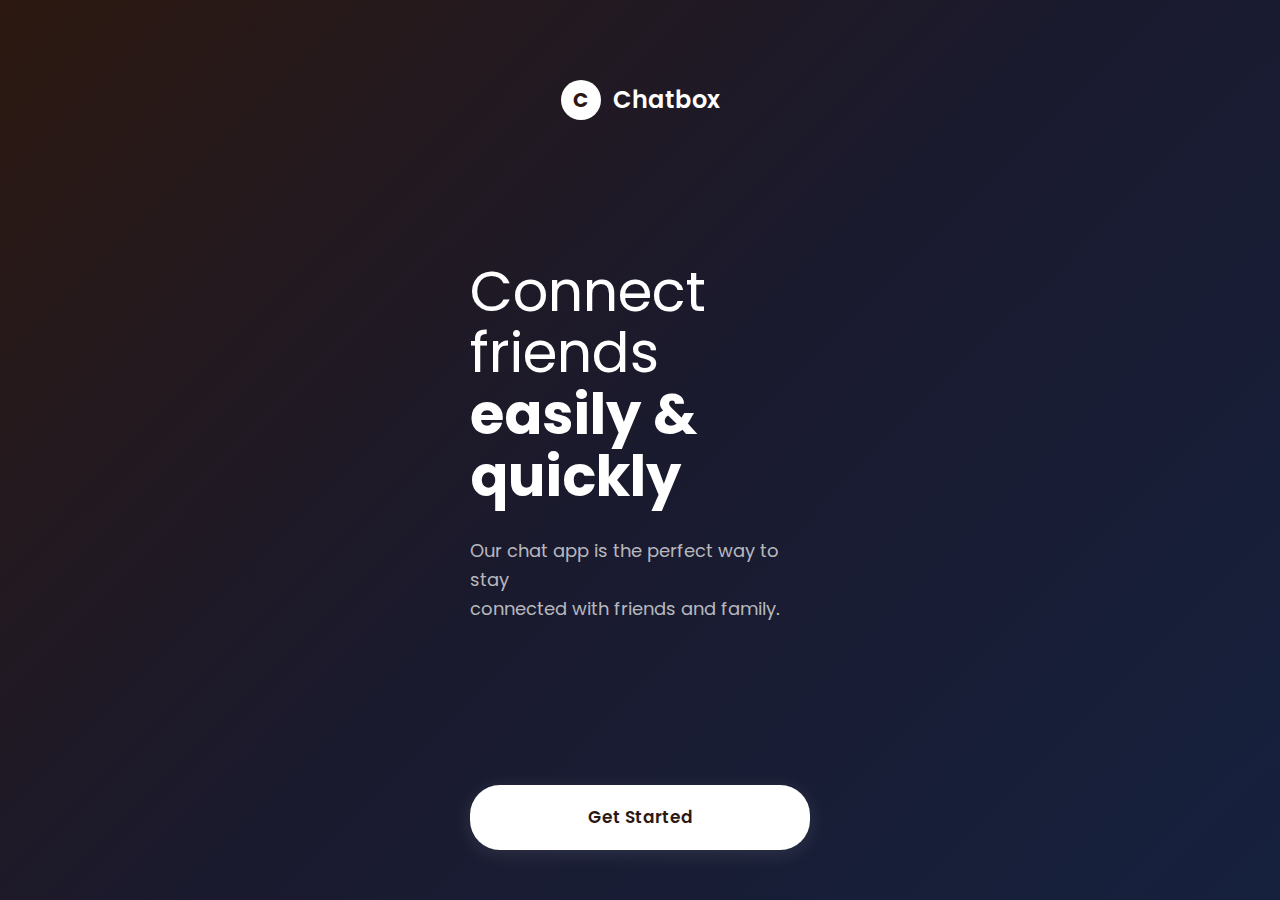
<file: index.html>
<!DOCTYPE html>
<html lang="en">

<head>
    <meta charset="UTF-8">
    <meta name="viewport" content="width=device-width, initial-scale=1.0">
    <title>Chatbox</title>
    <link rel="stylesheet" href="styles/index-styles.css">
    <link rel="stylesheet" href="https://cdnjs.cloudflare.com/ajax/libs/font-awesome/6.4.0/css/all.min.css">
</head>

<body>
    <div class="container">
        <header class="logo-section">
            <div class="logo-container">
                <div class="logo-icon">C</div>
                <span class="logo-text">Chatbox</span>
            </div>
        </header>

        <main class="main-content">
            <h1 class="main-title">
                <span class="title-group">
                    <span class="thin-header-text">Connect</span>
                    <span class="thin-header-text">friends</span>
                </span>
                <span class="title-group">easily & quickly</span>
            </h1>
            <p class="subtitle">
                Our chat app is the perfect way to stay<br>
                connected with friends and family.
            </p>
        </main>

        <section class="action-section">
            <a href="pages/chat.html" class="signup-btn" id="getStartedBtn">
                Get Started
            </a>
        </section>
    </div>

    <script>
        document.addEventListener('DOMContentLoaded', function () {

            localStorage.removeItem('chatContacts');
            localStorage.removeItem('chatHistory');
            localStorage.removeItem('chatMessages');
            localStorage.removeItem('currentChatContact')

            console.log('Local storage cleared for fresh start');
        });
    </script>
</body>

</html>
</file>
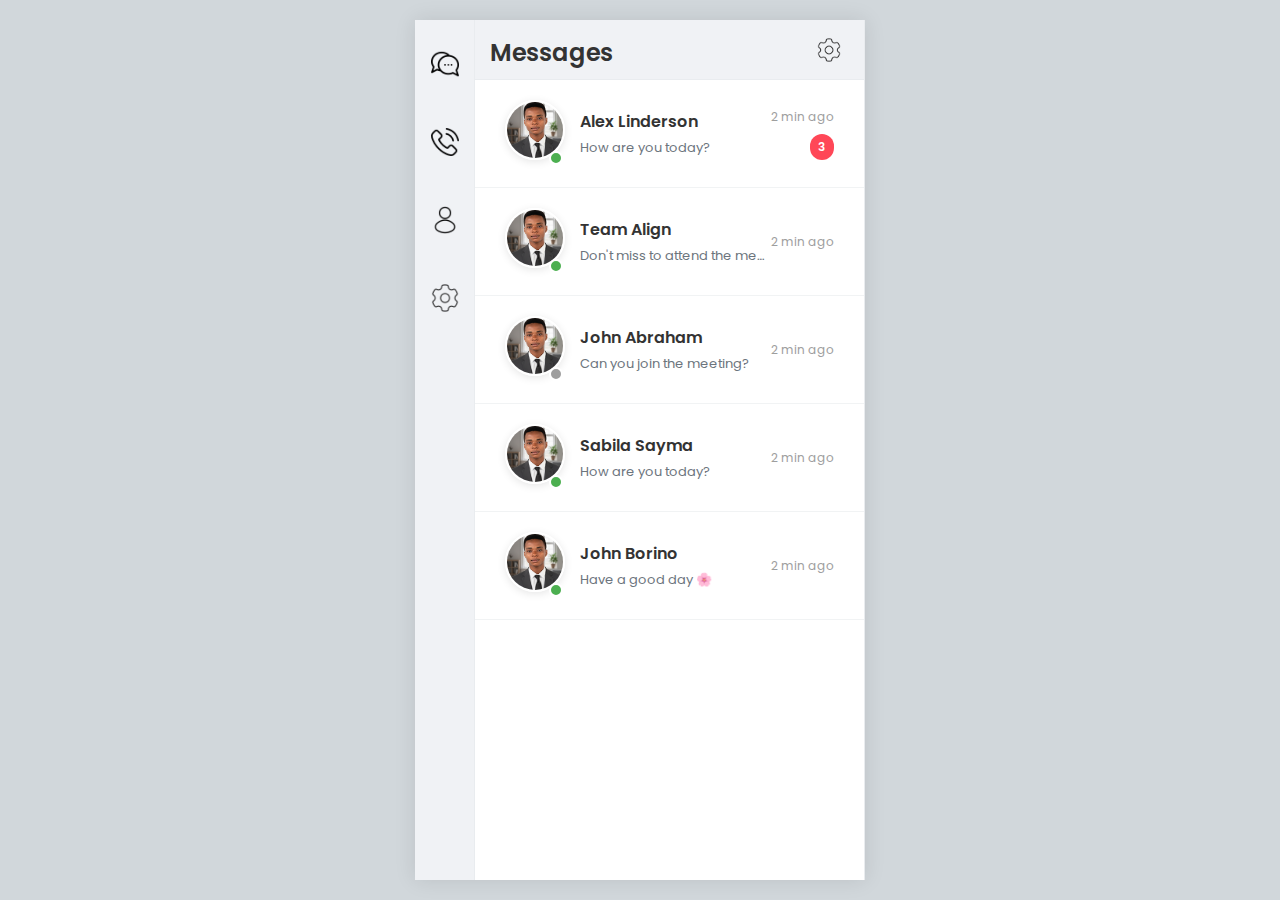
<file: pages/chat.html>
<!DOCTYPE html>
<html lang="en">
<head>
    <meta charset="UTF-8">
    <meta name="viewport" content="width=device-width, initial-scale=1.0">
    <title>Chats - Chatbox</title>
    <link rel="stylesheet" href="../styles/chat-styles.css">
    <link rel="stylesheet" href="https://cdnjs.cloudflare.com/ajax/libs/font-awesome/6.4.0/css/all.min.css">
</head>
<body>
    <div class="chat-container">
        <!-- Header with search -->
        <header class="chat-header">
            <div class="header-top">
                <button class="back-btn" id="backBtn">
                    <img src="../assets/left.png" alt="Back" class="back-icon">
                </button>
                <h1 class="page-title">Messages</h1>
                <button class="search-toggle-btn" id="searchToggle">
                    <img src="../assets/setting.png" alt="Search" class="search-icon">
                </button>
            </div>
            <div class="search-container" id="searchContainer">
                <input type="text" id="searchInput" placeholder="Search conversations..." class="search-input">
            </div>
        </header>

        <!-- Chat List -->
        <main class="chat-list" id="chatList">
            <!-- Chat items will be dynamically generated -->
        </main>

        <!-- Bottom Navigation -->
        <nav class="bottom-nav">
            <button class="nav-btn active" data-tab="messages">
                <img src="../assets/bubble-chat.png" alt="Messages" class="nav-icon">
                <span>Messages</span>
            </button>
            <button class="nav-btn" data-tab="calls">
                <img src="../assets/phone-call.png" alt="Calls" class="nav-icon">
                <span>Calls</span>
            </button>
            <button class="nav-btn" data-tab="contacts">
                <img src="../assets/user.png" alt="Contacts" class="nav-icon">
                <span>Contacts</span>
            </button>
            <button class="nav-btn" data-tab="settings">
                <img src="../assets/setting.png" alt="Settings" class="nav-icon">
                <span>Settings</span>
            </button>
        </nav>
    </div>

    <!-- Swipe Action Overlay -->
    <div class="swipe-actions" id="swipeActions">
        <button class="action-btn mute-btn" id="muteBtn">
            <img src="../assets/disabled.png" alt="Mute" class="action-icon">
        </button>
        <button class="action-btn delete-btn" id="deleteBtn">
            <img src="../assets/bin.png" alt="Delete" class="action-icon">
        </button>
    </div>

    <script src="../scripts/chat.js"></script>
</body>
</html>
</file>
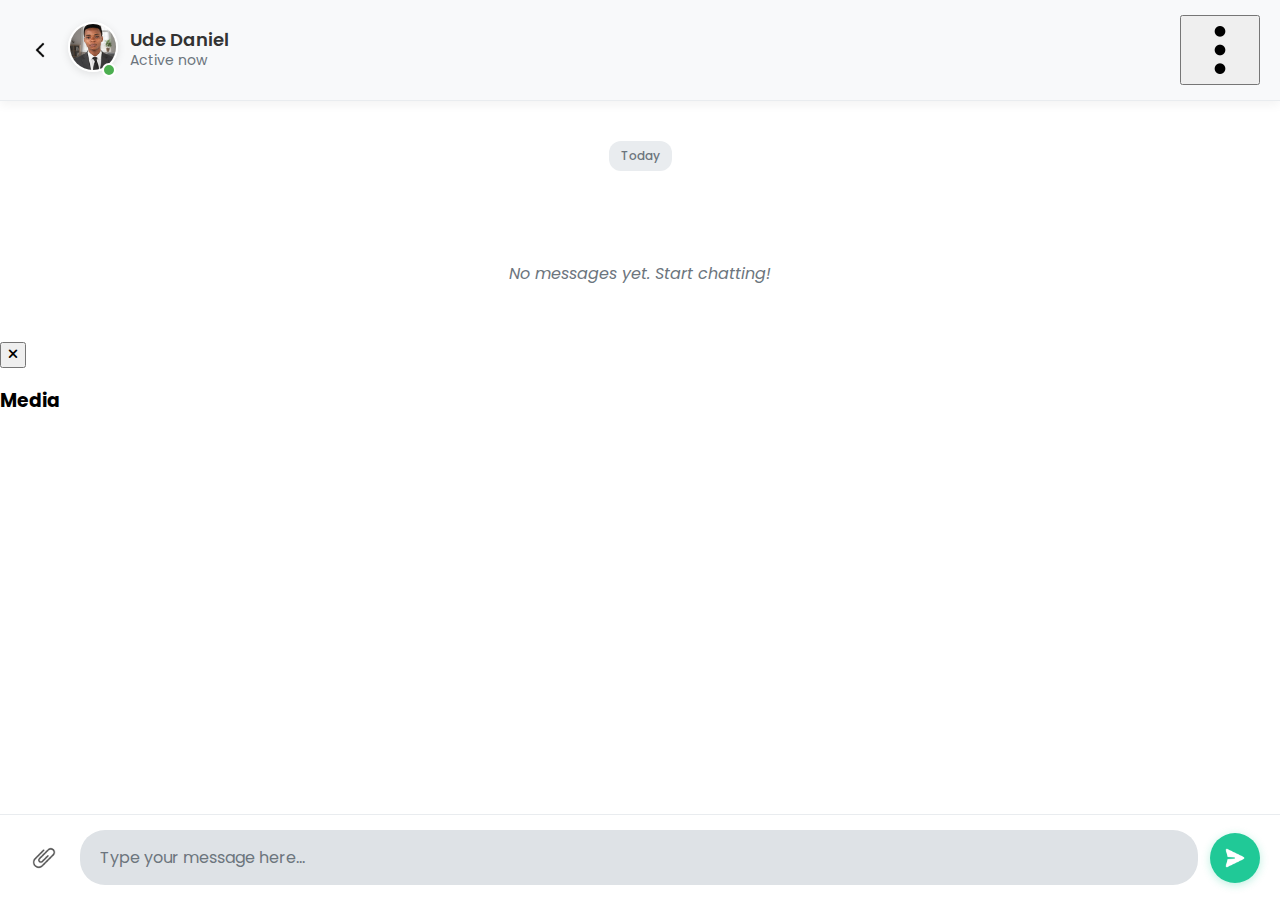
<file: pages/interface.html>
<!DOCTYPE html>
<html lang="en">

<head>
    <meta charset="UTF-8">
    <meta name="viewport" content="width=device-width, initial-scale=1.0">
    <title>Real-time Chat app</title>
    <link rel="stylesheet" href="../styles/interface-styles.css">
    <link rel="stylesheet" href="https://cdnjs.cloudflare.com/ajax/libs/font-awesome/6.4.0/css/all.min.css">
</head>

<body>
    <div class="chat-app-container">
        <header>
            <button class="back-button" id="back_button">
                <img src="../assets/left.png" alt="back arrow" class="icon back-icon" />
            </button>
            <div class="profile-contain">
                <p>
                    <img class="profile-image" src="../assets/my headshot.png" alt="profile image" />
                    <span class="online"></span>
                </p>
                <div class="name-contain">
                    <h3 class="profile-name-1">Ude Daniel</h3>
                    <p class="status">Active now</p>
                </div>
            </div>
            <div class="action-icon-contain">
                <button class="menu-button" id="menu_button">
                    <img class="icon menu-icon" src="../assets/dots.png" alt="menu" />
                </button>
            </div>
        </header>
        <section class="chat-messages" id="chat-messages">
            <div class="date-contain">
                <h3 class="date" id="date">Today</h3>
            </div>
            <div class="empty-chat" id="empty-chat">
                <p>No messages yet. Start chatting!</p>
            </div>
        </section>
        <footer>
            <button>
                <img class="icon footer-icon" src="../assets/attach-file.png" alt="attach file icon" />
            </button>
            <div class="chat-input-container">
                <input type="text" id="message-input" placeholder="Type your message here..." autocomplete="off">
            </div>
            <button id="send-button">
                <img class="send-icon icon" alt="send icon" src="../assets/send.png" />
            </button>
        </footer>
    </div>
</body>
<script src="../scripts/interface.js"></script>

</html>
</file>
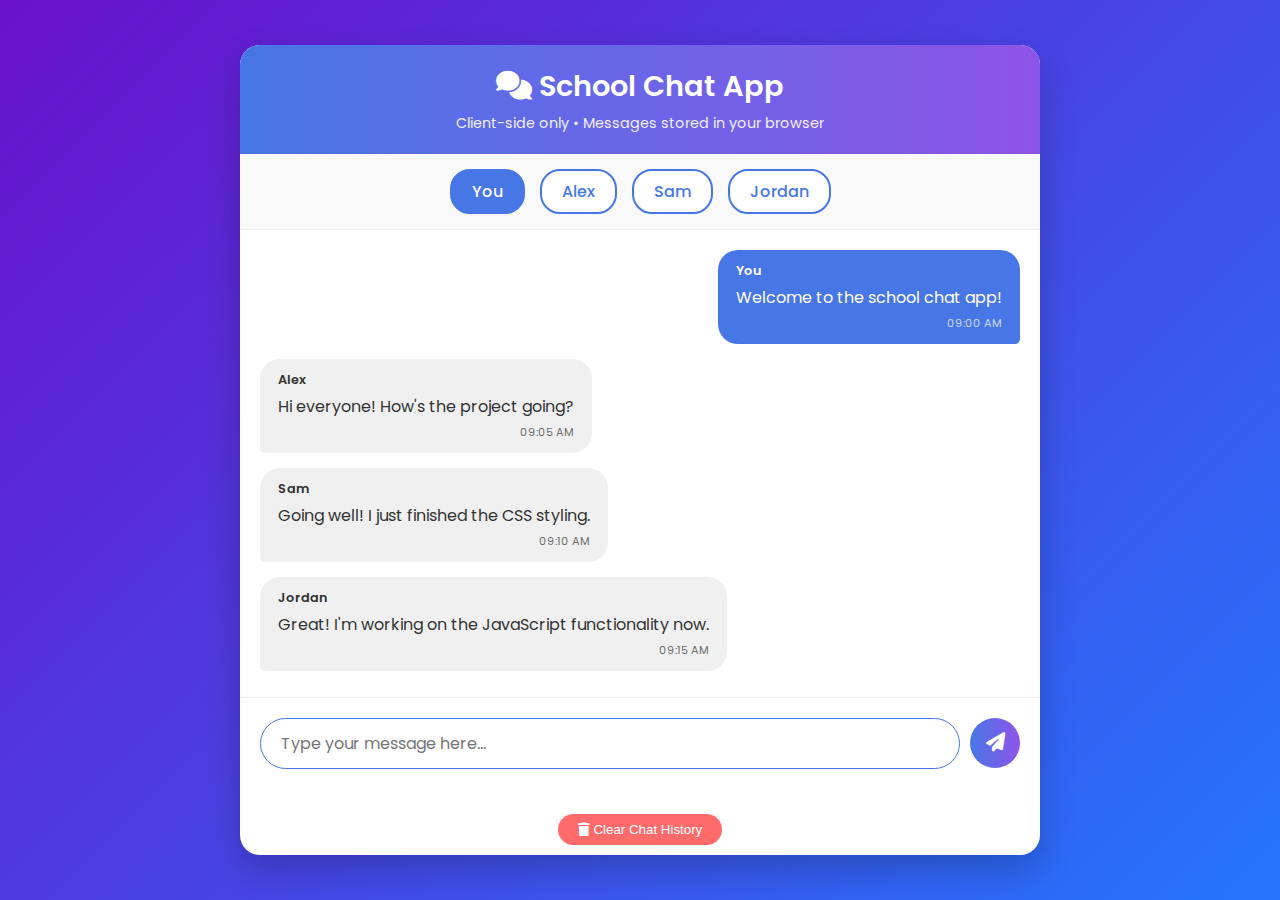
<file: pages/sample.html>
<!DOCTYPE html>
<html lang="en">
<head>
    <meta charset="UTF-8">
    <meta name="viewport" content="width=device-width, initial-scale=1.0">
    <title>Simple Chat App - School Project</title>
    <link rel="stylesheet" href="https://cdnjs.cloudflare.com/ajax/libs/font-awesome/6.4.0/css/all.min.css">
    <link href="https://fonts.googleapis.com/css2?family=Poppins:wght@300;400;500;600&display=swap" rel="stylesheet">
    <style>
        * {
            margin: 0;
            padding: 0;
            box-sizing: border-box;
        }

        body {
            font-family: 'Poppins', sans-serif;
            background: linear-gradient(135deg, #6a11cb 0%, #2575fc 100%);
            height: 100vh;
            display: flex;
            justify-content: center;
            align-items: center;
            padding: 20px;
        }

        .chat-container {
            width: 100%;
            max-width: 800px;
            height: 90vh;
            background-color: white;
            border-radius: 20px;
            box-shadow: 0 15px 35px rgba(0, 0, 0, 0.2);
            overflow: hidden;
            display: flex;
            flex-direction: column;
        }

        .chat-header {
            background: linear-gradient(to right, #4776E6, #8E54E9);
            color: white;
            padding: 20px;
            text-align: center;
        }

        .chat-header h1 {
            font-size: 1.8rem;
            font-weight: 600;
        }

        .chat-header p {
            opacity: 0.9;
            font-size: 0.9rem;
            margin-top: 5px;
        }

        .chat-messages {
            flex: 1;
            padding: 20px;
            overflow-y: auto;
            display: flex;
            flex-direction: column;
            gap: 15px;
        }

        .message {
            max-width: 70%;
            padding: 12px 18px;
            border-radius: 20px;
            position: relative;
            word-wrap: break-word;
        }

        .message.sent {
            align-self: flex-end;
            background-color: #4776E6;
            color: white;
            border-bottom-right-radius: 5px;
        }

        .message.received {
            align-self: flex-start;
            background-color: #f0f0f0;
            color: #333;
            border-bottom-left-radius: 5px;
        }

        .message-sender {
            font-size: 0.8rem;
            font-weight: 600;
            margin-bottom: 5px;
        }

        .message-time {
            font-size: 0.7rem;
            opacity: 0.7;
            text-align: right;
            margin-top: 5px;
        }

        .chat-input-container {
            padding: 20px;
            border-top: 1px solid #eee;
            display: flex;
            gap: 10px;
        }

        #message-input {
            flex: 1;
            padding: 12px 20px;
            border: 1px solid #ddd;
            border-radius: 30px;
            font-family: 'Poppins', sans-serif;
            font-size: 1rem;
            outline: none;
            transition: border 0.3s;
        }

        #message-input:focus {
            border-color: #4776E6;
        }

        #send-button {
            background: linear-gradient(to right, #4776E6, #8E54E9);
            color: white;
            border: none;
            width: 50px;
            height: 50px;
            border-radius: 50%;
            cursor: pointer;
            font-size: 1.2rem;
            transition: transform 0.2s;
        }

        #send-button:hover {
            transform: scale(1.05);
        }

        #send-button:active {
            transform: scale(0.98);
        }

        .user-selector {
            display: flex;
            justify-content: center;
            gap: 15px;
            padding: 15px 20px;
            background-color: #f9f9f9;
            border-bottom: 1px solid #eee;
        }

        .user-btn {
            padding: 8px 20px;
            border-radius: 20px;
            border: 2px solid #4776E6;
            background-color: white;
            color: #4776E6;
            font-weight: 500;
            cursor: pointer;
            transition: all 0.3s;
        }

        .user-btn:hover {
            background-color: #f0f0f0;
        }

        .user-btn.active {
            background-color: #4776E6;
            color: white;
        }

        .empty-chat {
            text-align: center;
            color: #888;
            margin-top: 40px;
            font-style: italic;
        }

        .clear-chat-btn {
            margin-top: 15px;
            padding: 8px 20px;
            background-color: #ff6b6b;
            color: white;
            border: none;
            border-radius: 20px;
            cursor: pointer;
            font-weight: 500;
            transition: background-color 0.3s;
        }

        .clear-chat-btn:hover {
            background-color: #ff5252;
        }

        @media (max-width: 768px) {
            .chat-container {
                height: 95vh;
                border-radius: 15px;
            }

            .message {
                max-width: 85%;
            }
        }
    </style>
</head>
<body>
    <div class="chat-container">
        <div class="chat-header">
            <h1><i class="fas fa-comments"></i> School Chat App</h1>
            <p>Client-side only • Messages stored in your browser</p>
        </div>

        <div class="user-selector">
            <div class="user-btn active" data-user="You">You</div>
            <div class="user-btn" data-user="Alex">Alex</div>
            <div class="user-btn" data-user="Sam">Sam</div>
            <div class="user-btn" data-user="Jordan">Jordan</div>
        </div>

        <div class="chat-messages" id="chat-messages">
            <!-- Messages will be inserted here -->
            <div class="empty-chat" id="empty-chat">
                <p>No messages yet. Start chatting!</p>
            </div>
        </div>

        <div class="chat-input-container">
            <input type="text" id="message-input" placeholder="Type your message here..." autocomplete="off">
            <button id="send-button"><i class="fas fa-paper-plane"></i></button>
        </div>

        <div style="text-align: center; padding: 10px;">
            <button class="clear-chat-btn" id="clear-chat-btn">
                <i class="fas fa-trash"></i> Clear Chat History
            </button>
        </div>
    </div>

    <script>
        document.addEventListener('DOMContentLoaded', function() {
            // DOM Elements
            const messageInput = document.getElementById('message-input');
            const sendButton = document.getElementById('send-button');
            const chatMessages = document.getElementById('chat-messages');
            const emptyChat = document.getElementById('empty-chat');
            const clearChatBtn = document.getElementById('clear-chat-btn');
            const userButtons = document.querySelectorAll('.user-btn');

            // Current user (default is "You")
            let currentUser = "You";

            // Initialize chat from localStorage or create empty array
            let messages = JSON.parse(localStorage.getItem('chatMessages')) || [];

            // Display existing messages on load
            displayMessages();

            // User selection
            userButtons.forEach(button => {
                button.addEventListener('click', function() {
                    // Remove active class from all buttons
                    userButtons.forEach(btn => btn.classList.remove('active'));
                    // Add active class to clicked button
                    this.classList.add('active');
                    // Update current user
                    currentUser = this.getAttribute('data-user');
                });
            });

            // Send message function
            function sendMessage() {
                const messageText = messageInput.value.trim();

                if (messageText === '') return;

                // Create message object
                const message = {
                    text: messageText,
                    sender: currentUser,
                    time: new Date().toLocaleTimeString([], { hour: '2-digit', minute: '2-digit' }),
                    timestamp: new Date().getTime()
                };

                // Add message to array
                messages.push(message);

                // Save to localStorage
                localStorage.setItem('chatMessages', JSON.stringify(messages));

                // Display the message
                displayMessage(message);

                // Clear input
                messageInput.value = '';
                messageInput.focus();

                // Hide "empty chat" message if it exists
                if (emptyChat) {
                    emptyChat.style.display = 'none';
                }
            }

            // Display a single message
            function displayMessage(message) {
                const messageElement = document.createElement('div');
                messageElement.classList.add('message');
                
                // Determine if message is sent by current user
                if (message.sender === "You") {
                    messageElement.classList.add('sent');
                } else {
                    messageElement.classList.add('received');
                }

                // Message content
                messageElement.innerHTML = `
                    <div class="message-sender">${message.sender}</div>
                    <div class="message-text">${escapeHtml(message.text)}</div>
                    <div class="message-time">${message.time}</div>
                `;

                // Add to chat container
                chatMessages.appendChild(messageElement);
                
                // Scroll to bottom
                chatMessages.scrollTop = chatMessages.scrollHeight;
            }

            // Display all messages
            function displayMessages() {
                // Clear chat messages (except empty chat message)
                const messageElements = chatMessages.querySelectorAll('.message');
                messageElements.forEach(element => element.remove());

                // Hide empty chat message if there are messages
                if (messages.length > 0 && emptyChat) {
                    emptyChat.style.display = 'none';
                } else if (messages.length === 0 && emptyChat) {
                    emptyChat.style.display = 'block';
                }

                // Display each message
                messages.forEach(message => {
                    displayMessage(message);
                });
            }

            // Helper function to escape HTML (for security)
            function escapeHtml(text) {
                const div = document.createElement('div');
                div.textContent = text;
                return div.innerHTML;
            }

            // Send message on button click
            sendButton.addEventListener('click', sendMessage);

            // Send message on Enter key
            messageInput.addEventListener('keypress', function(e) {
                if (e.key === 'Enter') {
                    sendMessage();
                }
            });

            // Clear chat history
            clearChatBtn.addEventListener('click', function() {
                if (confirm('Are you sure you want to clear all chat messages?')) {
                    messages = [];
                    localStorage.removeItem('chatMessages');
                    displayMessages();
                    
                    // Show empty chat message
                    if (emptyChat) {
                        emptyChat.style.display = 'block';
                    }
                }
            });

            // Add sample messages if chat is empty
            function addSampleMessages() {
                if (messages.length === 0) {
                    const sampleMessages = [
                        {
                            text: "Welcome to the school chat app!",
                            sender: "You",
                            time: "09:00 AM",
                            timestamp: new Date().getTime() - 3600000
                        },
                        {
                            text: "Hi everyone! How's the project going?",
                            sender: "Alex",
                            time: "09:05 AM",
                            timestamp: new Date().getTime() - 3300000
                        },
                        {
                            text: "Going well! I just finished the CSS styling.",
                            sender: "Sam",
                            time: "09:10 AM",
                            timestamp: new Date().getTime() - 3000000
                        },
                        {
                            text: "Great! I'm working on the JavaScript functionality now.",
                            sender: "Jordan",
                            time: "09:15 AM",
                            timestamp: new Date().getTime() - 2700000
                        }
                    ];
                    
                    messages = sampleMessages;
                    localStorage.setItem('chatMessages', JSON.stringify(messages));
                    displayMessages();
                }
            }

            // Add some sample messages on first load
            setTimeout(addSampleMessages, 500);

            // Auto-focus input on load
            messageInput.focus();
        });
    </script>
</body>
</html>
</file>
<file: styles/index-styles.css>
/* Import Poppins font from Google Fonts */
@import url('https://fonts.googleapis.com/css2?family=Poppins:wght@100;200;300;400;500;600;700;800;900&display=swap');

/* Set box-sizing to border-box for all elements */
*,
*::before,
*::after {
  box-sizing: border-box;
}

/* Reset and base styles */
* {
  margin: 0;
  padding: 0;
  font-family: 'Poppins', -apple-system, BlinkMacSystemFont, 'Segoe UI', 'Roboto', 'Oxygen', 'Ubuntu', 'Cantarell', sans-serif;
}

body {
  line-height: 1.5;
  -webkit-font-smoothing: antialiased;
  -moz-osx-font-smoothing: grayscale;
  background: linear-gradient(135deg, #2c1810 0%, #1a1a2e 50%, #16213e 100%);
  min-height: 100vh;
  color: white;
  overflow-x: hidden;
}

/* Container */
.container {
  min-height: 100vh;
  display: flex;
  flex-direction: column;
  justify-content: space-between;
  padding: 60px 30px 40px 30px;
  max-width: 400px;
  margin: 0 auto;
}

/* Logo Section */
.logo-section {
  text-align: center;
  flex-shrink: 0;
}

.logo-container {
  display: flex;
  align-items: center;
  justify-content: center;
  gap: 12px;
}

.logo-icon {
  width: 40px;
  height: 40px;
  background: white;
  color: #2c1810;
  border-radius: 50%;
  display: flex;
  align-items: center;
  justify-content: center;
  font-weight: 700;
  font-size: 20px;
}

.logo-text {
  font-size: 24px;
  font-weight: 600;
  color: white;
}

/* Main Content */
.main-content {
  flex: 1;
  display: flex;
  flex-direction: column;
  justify-content: center;
  text-align: left;
  padding: 40px 0;
}

.main-title {
  font-size: 52px;
  font-weight: 700;
  line-height: 1.1;
  margin-bottom: 30px;
  color: white;
}

.subtitle {
  font-size: 17px;
  font-weight: 400;
  color: rgba(255, 255, 255, 0.7);
  line-height: 1.6;
}

/* Action Section */
.action-section {
  flex-shrink: 0;
  padding-top: 20px;
}

/* Sign up button */
.signup-btn {
  display: block;
  width: 100%;
  padding: 20px 24px;
  background: white;
  color: #2c1810;
  text-decoration: none;
  border-radius: 30px;
  font-weight: 600;
  font-size: 17px;
  text-align: center;
  transition: all 0.3s ease;
  box-shadow: 0 4px 20px rgba(255, 255, 255, 0.1);
}

.signup-btn:hover {
  background: rgba(255, 255, 255, 0.95);
  transform: translateY(-2px);
  box-shadow: 0 6px 25px rgba(255, 255, 255, 0.2);
}

/* Responsive Design */
@media (max-width: 480px) {
  .container {
    padding: 40px 20px 30px 20px;
  }
  
  .main-title {
    font-size: 60px;
  }
  .thin-header-text{
  font-weight: 200;
}
  
  .subtitle {
    font-size: 16px;
  }
  
  .signup-btn {
    padding: 18px 20px;
    font-size: 16px;
  }
}

@media (max-width: 360px) {
  .container {
    padding: 30px 15px 25px 15px;
  }
  
  .main-title {
    font-size: 40px;
  }

  .thin-header-text{
  font-weight: 200;
}
  
  .subtitle {
    font-size: 15px;
  }
  
  .signup-btn {
    padding: 16px 18px;
    font-size: 15px;
  }
}

@media (min-height: 800px) {
  .container {
    padding: 80px 30px 50px 30px;
  }
  
  .main-title {
    font-size: 56px;
  }
  .thin-header-text{
  font-weight: 200;
}
  .thin-header-text{
  font-weight: 400;
}
  
  .subtitle {
    font-size: 18px;
  }
}

/* Animation for page load */
@keyframes fadeInUp {
  from {
    opacity: 0;
    transform: translateY(30px);
  }
  to {
    opacity: 1;
    transform: translateY(0);
  }
}

.container > * {
  animation: fadeInUp 0.6s ease forwards;
}

.logo-section {
  animation-delay: 0.1s;
}

.main-content {
  animation-delay: 0.2s;
}

.action-section {
  animation-delay: 0.3s;
}
/* Dark Mode Styles for Index Page */
body.dark-mode,
html.dark-mode {
  background: linear-gradient(135deg, #1a1a1a 0%, #2c2c2c 50%, #1a1a1a 100%);
  color: #ffffff;
}

body.dark-mode .container {
  background: transparent;
}

body.dark-mode .logo-icon {
  background: #20c997;
  color: #ffffff;
}

body.dark-mode .logo-text {
  color: #ffffff;
}

body.dark-mode .main-title {
  color: #ffffff;
}

body.dark-mode .thin-header-text {
  color: #aaaaaa;
}

body.dark-mode .subtitle {
  color: rgba(255, 255, 255, 0.8);
}

body.dark-mode .signup-btn {
  background: #20c997;
  color: #ffffff;
  box-shadow: 0 4px 20px rgba(32, 201, 151, 0.3);
}

body.dark-mode .signup-btn:hover {
  background: #1ba085;
  box-shadow: 0 6px 25px rgba(32, 201, 151, 0.4);
}

/* Dark Mode Transitions for Index */
body,
.container,
.logo-icon,
.logo-text,
.main-title,
.subtitle,
.signup-btn {
  transition: background 0.3s ease, color 0.3s ease, box-shadow 0.3s ease;
}
</file>
<file: styles/interface-styles.css>
@import url('https://fonts.googleapis.com/css2?family=Poppins:wght@100;200;300;400;500;600;700;800;900&display=swap');

*,
*::before,
*::after {
  box-sizing: border-box;
}


body {
  font-family: 'Poppins', -apple-system, BlinkMacSystemFont, 'Segoe UI', 'Roboto', 'Oxygen', 'Ubuntu', 'Cantarell', sans-serif;
  margin: 0;
  padding: 0;
  line-height: 1.5;
  -webkit-font-smoothing: antialiased;
  -moz-osx-font-smoothing: grayscale;
}


* {
  font-family: inherit;
}

header {
  display: flex;
  align-items: center;
  justify-content: space-between;
  padding: 15px 20px;
  background-color: #f8f9fa;
  border-bottom: 1px solid #e9ecef;
  box-shadow: 0 4px 10px rgba(0, 0, 0, 0.05);
  position: sticky;
  top: 0;
  z-index: 100;
}

.back-button {
  background: none;
  border: none;
  cursor: pointer;
  padding: 8px;
  border-radius: 50%;
  transition: background-color 0.2s ease;
}

.back-button:hover {
  background-color: #e9ecef;
}

.back-icon {
  width: 24px;
  height: 24px;
}

/* Profile container */
.profile-contain {
  display: flex;
  align-items: center;
  flex: 1;
  margin-left: 8px;
}

.profile-contain p {
  position: relative;
  margin: 0;
  margin-right: 12px;
}

.profile-image {
  width: 50px;
  height: 50px;
  border-radius: 50%;
  object-fit: cover;
  border: 2px solid #fff;
  box-shadow: 0 2px 8px rgba(0, 0, 0, 0.1);
}

/* Online status indicator */
.online {
  position: absolute;
  bottom: 2px;
  right: 2px;
  width: 14px;
  height: 14px;
  background-color: #4CAF50;
  border: 2px solid #fff;
  border-radius: 50%;
}

/* Name container */
.name-contain {
  display: flex;
  flex-direction: column;
  justify-content: center;
}

.profile-name-1 {
  font-size: 18px;
  font-weight: 600;
  color: #333;
  margin: 0;
  line-height: 1.2;
}

.status {
  font-size: 14px;
  color: #6c757d;
  margin: 2px 0 0 0;
  font-weight: 400;
}

.action-icon-contain {
  display: flex;
  align-items: center;
  gap: 8px;
}

.top-button {
  background: none;
  border: none;
  cursor: pointer;
  padding: 10px;
  border-radius: 50%;
  transition: background-color 0.2s ease;
  display: flex;
  align-items: center;
  justify-content: center;
}

.top-button:hover {
  background-color: #e9ecef;
}

.top-icon {
  width: 24px;
  height: 24px;
  opacity: 0.7;
  transition: opacity 0.2s ease;
}

.top-button:hover .top-icon {
  opacity: 1;
}

/* General icon styles */
.icon {
  display: block;
}

.date{
    display: inline-block;
    background-color: #dddddd;
    color:#6c757d;
    text-align: center;
    border-radius: 4px;
    padding: 2px 6px;
    margin: 10px auto;
    font-size: 13px;
    font-weight: 500;
}
.date-contain{
    display: flex;
    justify-content: center;
    align-items: center;
}/* F
ooter Styles */
footer {
  display: flex;
  align-items: center;
  padding: 15px 20px;
  background-color: white;
  border-top: 1px solid #e9ecef;
  position: fixed;
  bottom: 0;
  left: 0;
  right: 0;
  z-index: 100;
  gap: 12px;
}

/* Attach file button */
footer button:first-child {
  background: none;
  border: none;
  cursor: pointer;
  padding: 12px;
  border-radius: 50%;
  transition: background-color 0.2s ease;
  display: flex;
  align-items: center;
  justify-content: center;
}

footer button:first-child:hover {
  background-color: #e9ecef;
}

.footer-icon {
  width: 24px;
  height: 24px;
  opacity: 0.7;
  transition: opacity 0.2s ease;
}

footer button:first-child:hover .footer-icon {
  opacity: 1;
}

/* Chat input container */
.chat-input-container {
  flex: 1;
  position: relative;
}

#message-input {
  width: 100%;
  padding: 15px 20px;
  border: none;
  border-radius: 25px;
  background-color: #e9ecef;
  font-size: 16px;
  font-family: 'Poppins', sans-serif;
  outline: none;
  transition: background-color 0.2s ease;
}

#message-input:focus {
  background-color: #dee2e6;
}

#message-input::placeholder {
  color: #6c757d;
  font-weight: 400;
}

#send-button {
  background: #20c997;
  border: none;
  cursor: pointer;
  padding: 15px;
  border-radius: 50%;
  transition: all 0.2s ease;
  display: flex;
  align-items: center;
  justify-content: center;
  box-shadow: 0 2px 8px rgba(32, 201, 151, 0.3);
}

#send-button:hover {
  background: #20A090;
  transform: translateY(-1px);
  box-shadow: 0 4px 12px rgba(32, 201, 151, 0.4);
}

#send-button:active {
  transform: translateY(0);
}

.send-icon {
  width: 20px;
  height: 20px;
  filter: brightness(0) invert(1);
}


body {
  padding-bottom: 80px;
}

.chat-messages {
  margin-bottom: 20px;
}/* File Atta
chment Styles */
.file-message {
  margin: 10px 0;
}

.file-bubble {
  background: transparent !important;
  padding: 0 !important;
  box-shadow: none !important;
}

.file-attachment {
  background: #fff;
  border-radius: 12px;
  padding: 12px;
  box-shadow: 0 2px 8px rgba(0, 0, 0, 0.1);
  border: 1px solid #e9ecef;
  max-width: 300px;
}

/* Image Attachments */
.image-attachment .attached-image {
  width: 100%;
  max-width: 280px;
  height: auto;
  border-radius: 8px;
  margin-bottom: 8px;
  cursor: pointer;
  transition: transform 0.2s ease;
}

.image-attachment .attached-image:hover {
  transform: scale(1.02);
}

/* Video Attachments */
.video-attachment .attached-video {
  width: 100%;
  max-width: 280px;
  height: auto;
  border-radius: 8px;
  margin-bottom: 8px;
}

/* Audio Attachments */
.audio-attachment .attached-audio {
  width: 100%;
  margin-bottom: 8px;
}

/* Document Attachments */
.document-attachment {
  display: flex;
  align-items: center;
  gap: 12px;
}

.file-icon {
  width: 40px;
  height: 40px;
  background: #6c757d;
  border-radius: 8px;
  display: flex;
  align-items: center;
  justify-content: center;
  color: white;
  font-size: 18px;
}

.document-attachment .file-info {
  flex: 1;
}

.download-btn {
  background: #20A090;
  border: none;
  border-radius: 50%;
  width: 36px;
  height: 36px;
  display: flex;
  align-items: center;
  justify-content: center;
  color: white;
  cursor: pointer;
  transition: background-color 0.2s ease;
}

.download-btn:hover {
  background: #1ba085;
}

/* File Info Styles */
.file-info {
  display: flex;
  flex-direction: column;
  gap: 2px;
}

.file-name {
  font-weight: 500;
  color: #333;
  font-size: 14px;
  word-break: break-word;
}

.file-size {
  font-size: 12px;
  color: #098576;
}

/* Message Styles for File Messages */
.message.sent .file-attachment {
  background: #9CF7EC;
  border-color: #21A897;
}

.message.received .file-attachment {
  background: #f5f5f5;
  border-color: #ddd;
}

/* Responsive adjustments */
@media (max-width: 480px) {
  .file-attachment {
    max-width: 250px;
  }
  
  .image-attachment .attached-image,
  .video-attachment .attached-video {
    max-width: 230px;
  }
}/* 
Chat Messages Styles */
.chat-messages {
  flex: 1;
  overflow-y: auto;
  padding: 20px;
  display: flex;
  flex-direction: column;
  gap: 15px;
  max-height: calc(100vh - 160px);
}

.empty-chat {
  text-align: center;
  color: #6c757d;
  font-style: italic;
  margin-top: 50px;
}

/* Message Styles */
.message {
  display: flex;
  margin-bottom: 15px;
  animation: fadeIn 0.3s ease-in;
}

.message.sent {
  justify-content: flex-end;
}

.message.received {
  justify-content: flex-start;
}

.message-content {
  display: flex;
  flex-direction: column;
  max-width: 70%;
  align-items: flex-end;
}

.message.received .message-content {
  align-items: flex-start;
}

.message-bubble {
  padding: 12px 16px;
  border-radius: 18px;
  word-wrap: break-word;
  position: relative;
  box-shadow: 0 1px 2px rgba(0, 0, 0, 0.1);
}

.message.sent .message-bubble {
  background: #20c997;
  color: white;
  border-bottom-right-radius: 4px;
}

.message.received .message-bubble {
  background: #f1f3f4;
  color: #333;
  border-bottom-left-radius: 4px;
}

.message-bubble p {
  margin: 0;
  line-height: 1.4;
  font-size: 15px;
}

.message-time {
  font-size: 11px;
  color: #6c757d;
  margin-top: 4px;
  align-self: flex-end;
}

.message.received .message-time {
  align-self: flex-start;
}

/* Date separator */
.date-contain {
  text-align: center;
  margin: 20px 0 10px 0;
}

.date {
  display: inline-block;
  background: #e9ecef;
  color: #6c757d;
  padding: 6px 12px;
  border-radius: 12px;
  font-size: 12px;
  font-weight: 500;
  margin: 0;
}

/* Animation */
@keyframes fadeIn {
  from {
    opacity: 0;
    transform: translateY(10px);
  }
  to {
    opacity: 1;
    transform: translateY(0);
  }
}

/* Scrollbar styling */
.chat-messages::-webkit-scrollbar {
  width: 6px;
}

.chat-messages::-webkit-scrollbar-track {
  background: #f1f1f1;
  border-radius: 3px;
}

.chat-messages::-webkit-scrollbar-thumb {
  background: #c1c1c1;
  border-radius: 3px;
}

.chat-messages::-webkit-scrollbar-thumb:hover {
  background: #a8a8a8;
}

/* Responsive design */
@media (max-width: 768px) {
  .message-content {
    max-width: 85%;
  }
  
  .chat-messages {
    padding: 15px;
    max-height: calc(100vh - 140px);
  }
}

/* Message status indicators */
.message-status {
  display: flex;
  align-items: center;
  gap: 4px;
  margin-top: 2px;
}

.status-icon {
  width: 12px;
  height: 12px;
  opacity: 0.7;
}

/* Typing indicator */
.typing-message {
  margin-bottom: 15px;
}

.typing-indicator {
  display: flex;
  align-items: center;
  padding: 16px 20px;
  background: #f1f3f4;
  border-radius: 18px;
  border-bottom-left-radius: 4px;
  box-shadow: 0 1px 2px rgba(0, 0, 0, 0.1);
  min-width: 60px;
  justify-content: center;
}

.typing-dots {
  display: flex;
  gap: 4px;
  align-items: center;
}

.typing-dot {
  width: 8px;
  height: 8px;
  background: #9e9e9e;
  border-radius: 50%;
  animation: typingBounce 1.4s infinite ease-in-out;
}

.typing-dot:nth-child(1) {
  animation-delay: 0s;
}

.typing-dot:nth-child(2) {
  animation-delay: 0.2s;
}

.typing-dot:nth-child(3) {
  animation-delay: 0.4s;
}

@keyframes typingBounce {
  0%, 80%, 100% {
    transform: scale(0.8);
    opacity: 0.5;
  }
  40% {
    transform: scale(1.2);
    opacity: 1;
  }
}

/* Alternative typing animation - more WhatsApp-like */
@keyframes typingPulse {
  0%, 60%, 100% {
    transform: scale(1);
    opacity: 0.4;
  }
  30% {
    transform: scale(1.3);
    opacity: 1;
  }
}

/* You can switch between animations by changing the animation name */
.typing-dot-pulse {
  width: 6px;
  height: 6px;
  background: #9e9e9e;
  border-radius: 50%;
  animation: typingPulse 1.4s infinite ease-in-out;
}
</file>
<file: styles/chat-styles.css>
/* Import Poppins font */
@import url('https://fonts.googleapis.com/css2?family=Poppins:wght@100;200;300;400;500;600;700;800;900&display=swap');

/* Reset and base styles */
*,
*::before,
*::after {
  box-sizing: border-box;
}

* {
  margin: 0;
  padding: 0;
  font-family: 'Poppins', -apple-system, BlinkMacSystemFont, 'Segoe UI', 'Roboto', sans-serif;
}

body {
  background: #f8f9fa;
  color: #333;
  line-height: 1.5;
  -webkit-font-smoothing: antialiased;
  -moz-osx-font-smoothing: grayscale;
  overflow-x: hidden;
}

/* Container */
.chat-container {
  max-width: 400px;
  margin: 0 auto;
  background: white;
  min-height: 100vh;
  display: flex;
  flex-direction: column;
  position: relative;
}

/* Header */
.chat-header {
  background: white;
  padding: 20px 20px 10px 20px;
  border-bottom: 1px solid #e9ecef;
  position: sticky;
  top: 0;
  z-index: 100;
}

.header-top {
  display: flex;
  align-items: center;
  justify-content: space-between;
  margin-bottom: 15px;
}

.back-btn,
.search-toggle-btn {
  background: none;
  border: none;
  padding: 8px;
  border-radius: 50%;
  cursor: pointer;
  transition: background-color 0.2s ease;
}

.back-btn:hover,
.search-toggle-btn:hover {
  background: #f1f3f4;
}

.back-icon,
.search-icon {
  width: 24px;
  height: 24px;
}

.page-title {
  font-size: 24px;
  font-weight: 600;
  color: #333;
}

/* Search Container */
.search-container {
  max-height: 0;
  overflow: hidden;
  transition: max-height 0.3s ease;
}

.search-container.active {
  max-height: 60px;
}

.search-input {
  width: 100%;
  padding: 12px 16px;
  border: 1px solid #e9ecef;
  border-radius: 25px;
  background: #f8f9fa;
  font-size: 16px;
  outline: none;
  transition: all 0.2s ease;
}

.search-input:focus {
  background: white;
  border-color: #20c997;
  box-shadow: 0 0 0 3px rgba(32, 201, 151, 0.1);
}

/* Chat List */
.chat-list {
  flex: 1;
  overflow-y: auto;
  padding-bottom: 80px;
}

.chat-item {
  display: flex;
  align-items: center;
  padding: 16px 20px;
  border-bottom: 1px solid #f1f3f4;
  cursor: pointer;
  transition: all 0.2s ease;
  position: relative;
  background: white;
  transform: translateX(0);
}

.chat-item:hover {
  background: #f8f9fa;
}

.chat-item.swiping {
  transition: none;
}

/* Profile Image */
.profile-container {
  position: relative;
  margin-right: 15px;
  flex-shrink: 0;
}

.profile-image {
  width: 50px;
  height: 50px;
  border-radius: 50%;
  object-fit: cover;
  border: 2px solid #fff;
  box-shadow: 0 2px 8px rgba(0, 0, 0, 0.1);
}

.online-status {
  position: absolute;
  bottom: 2px;
  right: 2px;
  width: 14px;
  height: 14px;
  background: #4CAF50;
  border: 2px solid white;
  border-radius: 50%;
}

.online-status.offline {
  background: #9e9e9e;
}

/* Chat Info */
.chat-info {
  flex: 1;
  min-width: 0;
}

.chat-name {
  font-size: 16px;
  font-weight: 600;
  color: #333;
  margin-bottom: 4px;
  white-space: nowrap;
  overflow: hidden;
  text-overflow: ellipsis;
}

.last-message {
  font-size: 14px;
  color: #6c757d;
  white-space: nowrap;
  overflow: hidden;
  text-overflow: ellipsis;
}

/* Chat Meta */
.chat-meta {
  display: flex;
  flex-direction: column;
  align-items: flex-end;
  gap: 8px;
  flex-shrink: 0;
}

.chat-time {
  font-size: 12px;
  color: #9e9e9e;
  white-space: nowrap;
}

.unread-badge {
  background: #ff4757;
  color: white;
  font-size: 12px;
  font-weight: 600;
  padding: 4px 8px;
  border-radius: 12px;
  min-width: 20px;
  text-align: center;
}

/* Swipe Actions */
.swipe-actions {
  position: fixed;
  top: 0;
  right: -120px;
  width: 120px;
  height: 100vh;
  display: flex;
  align-items: center;
  gap: 10px;
  padding: 0 10px;
  transition: right 0.3s ease;
  z-index: 200;
}

.swipe-actions.active {
  right: 0;
}

.action-btn {
  width: 50px;
  height: 50px;
  border: none;
  border-radius: 50%;
  cursor: pointer;
  display: flex;
  align-items: center;
  justify-content: center;
  transition: all 0.2s ease;
}

.mute-btn {
  background: #6c757d;
}

.delete-btn {
  background: #ff4757;
}

.action-btn:hover {
  transform: scale(1.1);
}

.action-icon {
  width: 24px;
  height: 24px;
  filter: brightness(0) invert(1);
}

/* Bottom Navigation */
.bottom-nav {
  position: fixed;
  bottom: 0;
  left: 50%;
  transform: translateX(-50%);
  width: 100%;
  max-width: 400px;
  background: white;
  border-top: 1px solid #e9ecef;
  display: flex;
  padding: 10px 0;
  z-index: 100;
}

.nav-btn {
  flex: 1;
  background: none;
  border: none;
  padding: 8px 4px;
  cursor: pointer;
  display: flex;
  flex-direction: column;
  align-items: center;
  gap: 4px;
  transition: all 0.2s ease;
  color: #9e9e9e;
}

.nav-btn.active {
  color: #20c997;
}

.nav-icon {
  width: 24px;
  height: 24px;
}

.nav-btn span {
  font-size: 12px;
  font-weight: 500;
}

/* Hidden class */
.hidden {
  display: none !important;
}

/* Animations */
@keyframes slideInRight {
  from {
    transform: translateX(100%);
    opacity: 0;
  }

  to {
    transform: translateX(0);
    opacity: 1;
  }
}

.chat-item {
  animation: slideInRight 0.3s ease forwards;
}

.chat-item:nth-child(1) {
  animation-delay: 0.1s;
}

.chat-item:nth-child(2) {
  animation-delay: 0.2s;
}

.chat-item:nth-child(3) {
  animation-delay: 0.3s;
}

.chat-item:nth-child(4) {
  animation-delay: 0.4s;
}

.chat-item:nth-child(5) {
  animation-delay: 0.5s;
}

/* Responsive Design */
@media (min-width: 769px) {

  /* PC/Desktop Styles */
  .chat-container {
    max-width: 500px;
    margin: 0 auto;
    box-shadow: 0 0 20px rgba(0, 0, 0, 0.1);
  }

  .chat-header {
    padding: 25px 30px 15px 30px;
  }

  .page-title {
    font-size: 24px;
  }

  .search-input {
    padding: 15px 20px;
    font-size: 17px;
  }

  .chat-item {
    padding: 20px 30px;
  }

  .profile-image {
    width: 60px;
    height: 60px;
  }

  .chat-name {
    font-size: 16px;
  }

  .last-message {
    font-size: 13px;
  }

  .bottom-nav {
    max-width: 500px;
    padding: 15px 0;
  }

  .nav-btn {
    padding: 12px 8px;
  }

  .nav-icon {
    width: 28px;
    height: 28px;
  }

  .nav-btn span {
    font-size: 14px;
  }
}

@media (max-width: 768px) and (min-width: 481px) {

  /* Tablet Styles */
  .chat-container {
    max-width: 100%;
  }

  .chat-header {
    padding: 20px 25px 12px 25px;
  }

  .page-title {
    font-size: 26px;
  }

  .chat-item {
    padding: 18px 25px;
  }

  .profile-image {
    width: 55px;
    height: 55px;
  }

  .bottom-nav {
    max-width: 100%;
    padding: 12px 0;
  }
}

@media (max-width: 480px) {

  /* Mobile Styles */
  .chat-container {
    max-width: 100%;
  }

  .bottom-nav {
    max-width: 100%;
  }

  .chat-header {
    padding: 15px 15px 10px 15px;
  }

  .page-title {
    font-size: 24px;
  }

  .search-input {
    padding: 12px 16px;
    font-size: 16px;
  }

  .chat-item {
    padding: 14px 15px;
  }

  .profile-image {
    width: 50px;
    height: 50px;
  }

  .chat-name {
    font-size: 16px;
  }

  .last-message {
    font-size: 14px;
  }

  .nav-btn {
    padding: 8px 4px;
  }

  .nav-icon {
    width: 24px;
    height: 24px;
  }

  .nav-btn span {
    font-size: 12px;
  }
}

@media (max-width: 360px) {

  /* Small Mobile Styles */
  .chat-header {
    padding: 12px;
  }

  .page-title {
    font-size: 22px;
  }

  .chat-item {
    padding: 12px;
  }

  .profile-image {
    width: 45px;
    height: 45px;
  }

  .chat-name {
    font-size: 15px;
  }

  .last-message {
    font-size: 13px;
  }

  .nav-icon {
    width: 22px;
    height: 22px;
  }

  .nav-btn span {
    font-size: 11px;
  }
}

/* Scrollbar styling */
.chat-list::-webkit-scrollbar {
  width: 4px;
}

.chat-list::-webkit-scrollbar-track {
  background: #f1f1f1;
}

.chat-list::-webkit-scrollbar-thumb {
  background: #c1c1c1;
  border-radius: 2px;
}

.chat-list::-webkit-scrollbar-thumb:hover {
  background: #a8a8a8;
}

/* S
ettings Modal Styles */
.settings-modal {
  display: none;
  position: fixed;
  top: 0;
  left: 0;
  width: 100%;
  height: 100%;
  z-index: 1000;
  background: rgba(0, 0, 0, 0.5);
  align-items: center;
  justify-content: center;
}

.settings-modal.active {
  display: flex;
}

.settings-content {
  width: 90%;
  max-width: 400px;
  max-height: 90vh;
  background: white;
  border-radius: 20px;
  overflow: hidden;
  animation: slideUp 0.3s ease;
}

/* Settings Header */
.settings-header {
  background: #2c3e50;
  color: white;
  padding: 20px;
  display: flex;
  align-items: center;
  gap: 15px;
}

.settings-back-btn {
  background: none;
  border: none;
  cursor: pointer;
  padding: 8px;
  border-radius: 50%;
  transition: background-color 0.2s ease;
}

.settings-back-btn:hover {
  background: rgba(255, 255, 255, 0.1);
}

.settings-back-icon {
  width: 24px;
  height: 24px;
  filter: brightness(0) invert(1);
}

.settings-title {
  font-size: 20px;
  font-weight: 600;
  margin: 0;
}

/* User Profile Section */
.settings-profile {
  padding: 25px 20px;
  background: white;
  display: flex;
  align-items: center;
  gap: 15px;
  border-bottom: 1px solid #f1f3f4;
}

.settings-profile-image {
  width: 60px;
  height: 60px;
  border-radius: 50%;
  object-fit: cover;
  border: 3px solid #e9ecef;
}

.settings-profile-info {
  flex: 1;
}

.settings-profile-name {
  font-size: 18px;
  font-weight: 600;
  color: #333;
  margin: 0 0 5px 0;
}

.settings-profile-status {
  font-size: 14px;
  color: #6c757d;
  margin: 0;
}

.settings-profile-edit {
  background: none;
  border: none;
  cursor: pointer;
  padding: 10px;
  border-radius: 50%;
  transition: background-color 0.2s ease;
}

.settings-profile-edit:hover {
  background: #f1f3f4;
}

.edit-icon {
  width: 20px;
  height: 20px;
  opacity: 0.6;
}

/* Settings Options */
.settings-options {
  padding: 10px 0;
  max-height: 400px;
  overflow-y: auto;
}

.settings-option {
  display: flex;
  align-items: center;
  padding: 18px 20px;
  cursor: pointer;
  transition: background-color 0.2s ease;
  border-bottom: 1px solid #f8f9fa;
}

.settings-option:hover {
  background: #f8f9fa;
}

.option-icon {
  width: 45px;
  height: 45px;
  background: #f1f3f4;
  border-radius: 50%;
  display: flex;
  align-items: center;
  justify-content: center;
  margin-right: 15px;
  flex-shrink: 0;
}

.option-icon-img {
  width: 22px;
  height: 22px;
  opacity: 0.7;
}

.option-content {
  flex: 1;
}

.option-title {
  font-size: 16px;
  font-weight: 500;
  color: #333;
  margin: 0 0 4px 0;
}

.option-description {
  font-size: 13px;
  color: #6c757d;
  margin: 0;
}

.option-arrow {
  margin-left: 10px;
}

.arrow-icon {
  width: 16px;
  height: 16px;
  opacity: 0.4;
  transform: rotate(180deg);
}

/* Toggle Switch */
.option-toggle {
  margin-left: 10px;
}

.toggle-switch {
  position: relative;
  display: inline-block;
  width: 50px;
  height: 28px;
}

.toggle-switch input {
  opacity: 0;
  width: 0;
  height: 0;
}

.toggle-slider {
  position: absolute;
  cursor: pointer;
  top: 0;
  left: 0;
  right: 0;
  bottom: 0;
  background-color: #ccc;
  transition: 0.3s;
  border-radius: 28px;
}

.toggle-slider:before {
  position: absolute;
  content: "";
  height: 22px;
  width: 22px;
  left: 3px;
  bottom: 3px;
  background-color: white;
  transition: 0.3s;
  border-radius: 50%;
  box-shadow: 0 2px 4px rgba(0, 0, 0, 0.2);
}

input:checked+.toggle-slider {
  background-color: #20c997;
}

input:checked+.toggle-slider:before {
  transform: translateX(22px);
}

/* Wallpaper Modal */
.wallpaper-modal {
  display: none;
  position: fixed;
  top: 0;
  left: 0;
  width: 100%;
  height: 100%;
  z-index: 1001;
  background: rgba(0, 0, 0, 0.5);
  align-items: center;
  justify-content: center;
}

.wallpaper-modal.active {
  display: flex;
}

.wallpaper-content {
  width: 90%;
  max-width: 400px;
  max-height: 80vh;
  background: white;
  border-radius: 20px;
  overflow: hidden;
  animation: slideUp 0.3s ease;
}

.wallpaper-header {
  background: #2c3e50;
  color: white;
  padding: 20px;
  display: flex;
  align-items: center;
  gap: 15px;
}

.wallpaper-back-btn {
  background: none;
  border: none;
  cursor: pointer;
  padding: 8px;
  border-radius: 50%;
  transition: background-color 0.2s ease;
}

.wallpaper-back-btn:hover {
  background: rgba(255, 255, 255, 0.1);
}

.wallpaper-back-icon {
  width: 24px;
  height: 24px;
  filter: brightness(0) invert(1);
}

.wallpaper-title {
  font-size: 20px;
  font-weight: 600;
  margin: 0;
}

.wallpaper-options {
  padding: 20px;
  display: grid;
  grid-template-columns: repeat(2, 1fr);
  gap: 15px;
}

.wallpaper-option {
  text-align: center;
  cursor: pointer;
  padding: 15px;
  border-radius: 12px;
  transition: all 0.2s ease;
  border: 2px solid transparent;
}

.wallpaper-option:hover {
  background: #f8f9fa;
  transform: translateY(-2px);
}

.wallpaper-option.selected {
  border-color: #20c997;
  background: #e8f5f0;
}

.wallpaper-preview {
  width: 100%;
  height: 80px;
  border-radius: 8px;
  margin-bottom: 10px;
  border: 1px solid #e9ecef;
}

.default-bg {
  background: linear-gradient(135deg, #f8f9fa 0%, #e9ecef 100%);
}

.dark-bg {
  background: linear-gradient(135deg, #2c3e50 0%, #34495e 100%);
}

.blue-bg {
  background: linear-gradient(135deg, #3498db 0%, #2980b9 100%);
}

.green-bg {
  background: linear-gradient(135deg, #2ecc71 0%, #27ae60 100%);
}

.wallpaper-name {
  font-size: 14px;
  font-weight: 500;
  color: #333;
}

/* Dark Mode Styles */
body.dark-mode {
  background: #1a1a1a;
  color: #ffffff;
}

body.dark-mode .chat-container {
  background: #1a1a1a;
}

body.dark-mode .chat-header {
  background: #2c2c2c;
  border-bottom-color: #404040;
}

body.dark-mode .page-title {
  color: #ffffff;
}

body.dark-mode .search-input {
  background: #404040;
  border-color: #555555;
  color: #ffffff;
}

body.dark-mode .search-input::placeholder {
  color: #aaaaaa;
}

body.dark-mode .chat-item {
  background: #2c2c2c;
  border-bottom-color: #404040;
}

body.dark-mode .chat-item:hover {
  background: #404040;
}

body.dark-mode .chat-name {
  color: #ffffff;
}

body.dark-mode .last-message {
  color: #aaaaaa;
}

body.dark-mode .bottom-nav {
  background: #2c2c2c;
  border-top-color: #404040;
}

body.dark-mode .nav-btn {
  color: #aaaaaa;
}

body.dark-mode .nav-btn.active {
  color: #20c997;
}

/* Animations */
@keyframes slideUp {
  from {
    transform: translateY(100%);
    opacity: 0;
  }

  to {
    transform: translateY(0);
    opacity: 1;
  }
}

/* Responsive Design */
@media (max-width: 480px) {

  .settings-content,
  .wallpaper-content {
    width: 95%;
    max-height: 95vh;
  }

  .settings-header,
  .wallpaper-header {
    padding: 15px;
  }

  .settings-profile {
    padding: 20px 15px;
  }

  .settings-option {
    padding: 15px;
  }

  .wallpaper-options {
    padding: 15px;
    gap: 12px;
  }
}

/* Con
firmation Modal Styles */
.confirmation-modal {
  display: none;
  position: fixed;
  top: 0;
  left: 0;
  width: 100%;
  height: 100%;
  z-index: 1002;
  background: rgba(0, 0, 0, 0.6);
  align-items: center;
  justify-content: center;
  opacity: 0;
  transition: opacity 0.3s ease;
}

.confirmation-modal.active {
  display: flex;
  opacity: 1;
}

.confirmation-overlay {
  width: 100%;
  height: 100%;
  display: flex;
  align-items: center;
  justify-content: center;
  padding: 20px;
}

.confirmation-content {
  background: white;
  border-radius: 20px;
  padding: 30px;
  max-width: 400px;
  width: 100%;
  text-align: center;
  animation: confirmationSlideUp 0.3s ease;
  box-shadow: 0 10px 30px rgba(0, 0, 0, 0.3);
}

.confirmation-icon {
  width: 80px;
  height: 80px;
  background: #ffebee;
  border-radius: 50%;
  display: flex;
  align-items: center;
  justify-content: center;
  margin: 0 auto 20px auto;
}

.delete-icon {
  width: 40px;
  height: 40px;
  opacity: 0.8;
}

.confirmation-title {
  font-size: 22px;
  font-weight: 600;
  color: #333;
  margin: 0 0 15px 0;
}

.confirmation-message {
  font-size: 16px;
  color: #666;
  line-height: 1.5;
  margin: 0 0 20px 0;
}

.confirmation-stats {
  background: #f8f9fa;
  border-radius: 12px;
  padding: 20px;
  margin: 20px 0;
  display: flex;
  justify-content: space-around;
  gap: 20px;
}

.stat-item {
  text-align: center;
}

.stat-number {
  display: block;
  font-size: 24px;
  font-weight: 700;
  color: #ff4757;
  margin-bottom: 5px;
}

.stat-label {
  font-size: 14px;
  color: #666;
  font-weight: 500;
}

.confirmation-buttons {
  display: flex;
  gap: 15px;
  margin-top: 25px;
}

.cancel-btn,
.confirm-btn {
  flex: 1;
  padding: 12px 20px;
  border: none;
  border-radius: 25px;
  font-size: 16px;
  font-weight: 600;
  cursor: pointer;
  transition: all 0.2s ease;
}

.cancel-btn {
  background: #f1f3f4;
  color: #333;
}

.cancel-btn:hover {
  background: #e9ecef;
}

.confirm-btn {
  background: #ff4757;
  color: white;
}

.confirm-btn:hover {
  background: #ff3742;
  transform: translateY(-1px);
}

/* Progress Modal Styles */
.progress-modal {
  display: none;
  position: fixed;
  top: 0;
  left: 0;
  width: 100%;
  height: 100%;
  z-index: 1003;
  background: rgba(0, 0, 0, 0.7);
  align-items: center;
  justify-content: center;
  opacity: 0;
  transition: opacity 0.3s ease;
}

.progress-modal.active {
  display: flex;
  opacity: 1;
}

.progress-overlay {
  width: 100%;
  height: 100%;
  display: flex;
  align-items: center;
  justify-content: center;
  padding: 20px;
}

.progress-content {
  background: white;
  border-radius: 20px;
  padding: 40px;
  max-width: 300px;
  width: 100%;
  text-align: center;
  animation: progressSlideUp 0.3s ease;
}

.progress-spinner {
  width: 50px;
  height: 50px;
  border: 4px solid #f1f3f4;
  border-top: 4px solid #ff4757;
  border-radius: 50%;
  animation: spin 1s linear infinite;
  margin: 0 auto 20px auto;
}

.progress-title {
  font-size: 18px;
  font-weight: 600;
  color: #333;
  margin: 0 0 10px 0;
}

.progress-message {
  font-size: 14px;
  color: #666;
  margin: 0;
}

/* Success Modal Styles */
.success-modal {
  display: none;
  position: fixed;
  top: 0;
  left: 0;
  width: 100%;
  height: 100%;
  z-index: 1004;
  background: rgba(0, 0, 0, 0.6);
  align-items: center;
  justify-content: center;
  opacity: 0;
  transition: opacity 0.3s ease;
}

.success-modal.active {
  display: flex;
  opacity: 1;
}

.success-overlay {
  width: 100%;
  height: 100%;
  display: flex;
  align-items: center;
  justify-content: center;
  padding: 20px;
}

.success-content {
  background: white;
  border-radius: 20px;
  padding: 40px;
  max-width: 350px;
  width: 100%;
  text-align: center;
  animation: successSlideUp 0.3s ease;
}

.success-icon {
  width: 80px;
  height: 80px;
  background: #d4edda;
  border-radius: 50%;
  display: flex;
  align-items: center;
  justify-content: center;
  margin: 0 auto 20px auto;
}

.checkmark {
  font-size: 40px;
  color: #28a745;
  font-weight: bold;
}

.success-title {
  font-size: 20px;
  font-weight: 600;
  color: #333;
  margin: 0 0 15px 0;
}

.success-message {
  font-size: 16px;
  color: #666;
  line-height: 1.5;
  margin: 0 0 15px 0;
}

.success-note {
  font-size: 14px;
  color: #28a745;
  background: #d4edda;
  padding: 10px 15px;
  border-radius: 8px;
  margin-top: 15px;
}

/* Animations */
@keyframes confirmationSlideUp {
  from {
    transform: translateY(50px);
    opacity: 0;
  }

  to {
    transform: translateY(0);
    opacity: 1;
  }
}

@keyframes progressSlideUp {
  from {
    transform: translateY(30px);
    opacity: 0;
  }

  to {
    transform: translateY(0);
    opacity: 1;
  }
}

@keyframes successSlideUp {
  from {
    transform: translateY(30px) scale(0.9);
    opacity: 0;
  }

  to {
    transform: translateY(0) scale(1);
    opacity: 1;
  }
}

@keyframes spin {
  0% {
    transform: rotate(0deg);
  }

  100% {
    transform: rotate(360deg);
  }
}

/* Dark Mode Support for New Modals */
body.dark-mode .confirmation-content,
body.dark-mode .progress-content,
body.dark-mode .success-content {
  background: #2c2c2c;
  color: #ffffff;
}

body.dark-mode .confirmation-title,
body.dark-mode .progress-title,
body.dark-mode .success-title {
  color: #ffffff;
}

body.dark-mode .confirmation-message,
body.dark-mode .progress-message,
body.dark-mode .success-message {
  color: #aaaaaa;
}

body.dark-mode .confirmation-stats {
  background: #404040;
}

body.dark-mode .stat-label {
  color: #aaaaaa;
}

body.dark-mode .cancel-btn {
  background: #404040;
  color: #ffffff;
}

body.dark-mode .cancel-btn:hover {
  background: #555555;
}

body.dark-mode .success-note {
  background: #1e4d2b;
  color: #4ade80;
}

/* Responsive Design for New Modals */
@media (max-width: 480px) {

  .confirmation-content,
  .progress-content,
  .success-content {
    margin: 20px;
    padding: 25px;
  }

  .confirmation-title,
  .success-title {
    font-size: 18px;
  }

  .confirmation-message,
  .success-message {
    font-size: 14px;
  }

  .confirmation-stats {
    padding: 15px;
    gap: 15px;
  }

  .stat-number {
    font-size: 20px;
  }

  .confirmation-buttons {
    flex-direction: column;
    gap: 10px;
  }
}

/* Dark 
Mode Notification */
.dark-mode-notification {
  position: fixed;
  top: 20px;
  left: 50%;
  transform: translateX(-50%) translateY(-100px);
  background: #333;
  color: white;
  padding: 12px 24px;
  border-radius: 25px;
  font-size: 14px;
  font-weight: 500;
  z-index: 2000;
  opacity: 0;
  transition: all 0.3s ease;
  box-shadow: 0 4px 12px rgba(0, 0, 0, 0.3);
}

.dark-mode-notification.show {
  opacity: 1;
  transform: translateX(-50%) translateY(0);
}

body.dark-mode .dark-mode-notification {
  background: #20c997;
  color: white;
}

/* Enhanced Dark Mode Styles */
body.dark-mode,
html.dark-mode {
  background: #1a1a1a;
  color: #ffffff;
}

body.dark-mode .chat-container {
  background: #1a1a1a;
}

body.dark-mode .chat-header {
  background: #2c2c2c;
  border-bottom-color: #404040;
}

body.dark-mode .page-title {
  color: #ffffff;
}

body.dark-mode .search-input {
  background: #404040;
  border-color: #555555;
  color: #ffffff;
}

body.dark-mode .search-input::placeholder {
  color: #aaaaaa;
}

body.dark-mode .search-input:focus {
  background: #4a4a4a;
  border-color: #20c997;
}

body.dark-mode .chat-item {
  background: #2c2c2c;
  border-bottom-color: #404040;
}

body.dark-mode .chat-item:hover {
  background: #404040;
}

body.dark-mode .chat-name {
  color: #ffffff;
}

body.dark-mode .last-message {
  color: #aaaaaa;
}

body.dark-mode .chat-time {
  color: #888888;
}

body.dark-mode .unread-badge {
  background: #ff4757;
  color: white;
}

body.dark-mode .bottom-nav {
  background: #2c2c2c;
  border-top-color: #404040;
}

body.dark-mode .nav-btn {
  color: #aaaaaa;
}

body.dark-mode .nav-btn.active {
  color: #20c997;
}

body.dark-mode .nav-btn:hover {
  background: #404040;
}

body.dark-mode .empty-state {
  color: #aaaaaa;
}

/* Dark Mode for Settings Modal */
body.dark-mode .settings-content {
  background: #2c2c2c;
  color: #ffffff;
}

body.dark-mode .settings-header {
  background: #1a1a1a;
}

body.dark-mode .settings-title {
  color: #ffffff;
}

body.dark-mode .settings-profile {
  background: #2c2c2c;
  border-bottom-color: #404040;
}

body.dark-mode .settings-profile-name {
  color: #ffffff;
}

body.dark-mode .settings-profile-status {
  color: #aaaaaa;
}

body.dark-mode .settings-option {
  border-bottom-color: #404040;
}

body.dark-mode .settings-option:hover {
  background: #404040;
}

body.dark-mode .option-icon {
  background: #404040;
}

body.dark-mode .option-title {
  color: #ffffff;
}

body.dark-mode .option-description {
  color: #aaaaaa;
}

body.dark-mode .toggle-slider {
  background-color: #555555;
}

body.dark-mode input:checked+.toggle-slider {
  background-color: #20c997;
}

/* Dark Mode for Wallpaper Modal */
body.dark-mode .wallpaper-content {
  background: #2c2c2c;
  color: #ffffff;
}

body.dark-mode .wallpaper-header {
  background: #1a1a1a;
}

body.dark-mode .wallpaper-title {
  color: #ffffff;
}

body.dark-mode .wallpaper-option {
  border-color: #404040;
}

body.dark-mode .wallpaper-option:hover {
  background: #404040;
}

body.dark-mode .wallpaper-option.selected {
  border-color: #20c997;
  background: #1e4d2b;
}

body.dark-mode .wallpaper-name {
  color: #ffffff;
}

/* Dark Mode for Swipe Actions */
body.dark-mode .swipe-actions {
  background: rgba(0, 0, 0, 0.8);
}

body.dark-mode .mute-btn {
  background: #555555;
}

body.dark-mode .delete-btn {
  background: #ff4757;
}

/* Dark Mode Transitions */
body,
.chat-container,
.chat-header,
.chat-item,
.bottom-nav,
.settings-content,
.wallpaper-content {
  transition: background-color 0.3s ease, color 0.3s ease, border-color 0.3s ease;
}

/* Dark Mode for Buttons and Icons */
body.dark-mode .back-btn:hover,
body.dark-mode .search-toggle-btn:hover {
  background: #404040;
}

body.dark-mode .settings-back-btn:hover,
body.dark-mode .wallpaper-back-btn:hover {
  background: rgba(255, 255, 255, 0.1);
}

body.dark-mode .settings-profile-edit:hover {
  background: #404040;
}

/* Dark Mode for Profile Images */
body.dark-mode .profile-image,
body.dark-mode .settings-profile-image {
  border-color: #404040;
}

/* Dark Mode for Online Status */
body.dark-mode .online-status {
  border-color: #2c2c2c;
}

/* Ensure proper contrast in dark mode */
body.dark-mode .back-icon,
body.dark-mode .search-icon,
body.dark-mode .nav-icon,
body.dark-mode .action-icon {
  filter: brightness(0) invert(1);
  opacity: 0.8;
}

body.dark-mode .nav-btn.active .nav-icon {
  filter: none;
  opacity: 1;
}

/* D
ark Mode Icons in Settings Modal */
body.dark-mode .option-icon-img,
body.dark-mode .edit-icon,
body.dark-mode .delete-icon,
body.dark-mode .settings-back-icon,
body.dark-mode .wallpaper-back-icon,
body.dark-mode .arrow-icon {
  filter: brightness(0) invert(1);
  opacity: 0.8;
}

body.dark-mode .option-icon-img:hover,
body.dark-mode .edit-icon:hover {
  opacity: 1;
}

/* Dark Mode for Confirmation Modal Icons */
body.dark-mode .confirmation-content .delete-icon {
  filter: brightness(0) invert(1);
  opacity: 0.8;
}

/* Dark Mode for Action Icons */
body.dark-mode .action-icon {
  filter: brightness(0) invert(1);
  opacity: 0.9;
}

/* Dark Mode for Navigation Icons */
body.dark-mode .back-icon,
body.dark-mode .search-icon {
  filter: brightness(0) invert(1);
  opacity: 0.8;
}

body.dark-mode .back-btn:hover .back-icon,
body.dark-mode .search-toggle-btn:hover .search-icon {
  opacity: 1;
}

/* ==========================================================================
   Desktop Responsive Layout (WhatsApp Style)
   ========================================================================== */

/* Wrapper for the entire app */
.chat-app-wrapper {
  width: 100%;
  height: 100%;
}

/* Default Mobile Styles (Pre-existing behavior preserved) */
.chat-frame-container {
  display: none;
  /* Hidden on mobile */
}

/* Desktop Styles (>=1024px) */
@media (min-width: 1024px) {

  body {
    background-color: #d1d7db;
    /* WhatsApp-like background */
    display: flex;
    align-items: center;
    justify-content: center;
    height: 100vh;
    overflow: hidden;
    padding: 20px;
  }

  /* Main Wrapper acts as the app window */
  .chat-app-wrapper {
    display: flex;
    width: 100%;
    max-width: 1600px;
    height: calc(100vh - 40px);
    background: white;
    box-shadow: 0 4px 12px rgba(0, 0, 0, 0.1);
    border-radius: 0;
    overflow: hidden;
  }

  /* ====================
     COLUMN 1: Navigation
     ==================== */
  .chat-container {
    /* Re-purposed as the container for Nav + List */
    display: flex;
    flex-direction: row;
    /* Nav on left, List on right */
    width: 450px;
    /* Fixed width for sidebar */
    min-width: 450px;
    height: 100%;
    border-right: 1px solid #e9ecef;
    background: white;
    margin: 0;
    max-width: none;
    /* Override mobile max-width */
    min-height: auto;
    position: relative;
  }

  /* The actual navigation bar */
  .bottom-nav {
    position: relative;
    width: 60px;
    /* Slim vertical bar */
    height: 100%;
    flex-direction: column;
    /* Vertical icons */
    justify-content: flex-start;
    padding-top: 20px;
    background-color: #f0f2f5;
    border-top: none;
    border-right: 1px solid #e9ecef;
    transform: none;
    /* Reset mobile transform */
    left: auto;
    bottom: auto;
    gap: 30px;
    z-index: 100;
  }

  .nav-btn {
    flex-direction: column;
    padding: 10px 0;
    gap: 5px;
    flex: 0 0 auto;
    height: auto;
  }

  .nav-btn span {
    display: none;
    /* Hide labels for clean look, or keep small */
    font-size: 9px;
  }

  /* ====================
     COLUMN 2: Chat List
     ==================== */
  /* We need to wrap Header and List together or position them. 
     In the current HTML, they are siblings of .bottom-nav inside .chat-container.
     We can make .chat-container a grid or manipulate their positions.
  */

  .chat-container {
    display: grid;
    grid-template-columns: 60px 1fr;
    /* Nav | List */
    grid-template-rows: 60px 1fr;
    /* Header | List Content */
    grid-template-areas:
      "nav header"
      "nav list";
    padding: 0;
  }

  .bottom-nav {
    grid-area: nav;
    max-width: none;
  }

  .chat-header {
    grid-area: header;
    position: relative;
    /* Reset fixed */
    padding: 10px 15px;
    background: #f0f2f5;
    border-bottom: 1px solid #e9ecef;
  }

  .chat-list {
    grid-area: list;
    overflow-y: auto;
    height: 100%;
    background: white;
    padding-bottom: 0;
    margin-top: 0;
    /* Reset mobile margin */
  }

  /* Adjust header elements for desktop */
  .header-top {
    display: flex;
    justify-content: space-between;
    align-items: center;
    margin-bottom: 10px;
  }

  /* Hide mobile back button on desktop */
  .back-btn {
    display: none;
  }

  /* ====================
     COLUMN 3: Chat Interface (Iframe)
     ==================== */
  .chat-frame-container {
    display: flex;
    flex: 1;
    /* Take remaining width */
    height: 100%;
    background-color: #efeae2;
    /* WhatsApp chat bg color */
    position: relative;
    flex-direction: column;
  }

  iframe#chat-frame {
    width: 100%;
    height: 100%;
    border: none;
    display: none;
    /* Hidden strictly until src is set */
  }

  /* Empty State */
  .empty-chat-placeholder {
    display: flex;
    flex-direction: column;
    align-items: center;
    justify-content: center;
    height: 100%;
    text-align: center;
    color: #41525d;
    background-color: #f0f2f5;
    border-bottom: 6px solid #43c651;
    /* Decorative line */
  }

  .empty-chat-icon {
    width: 100px;
    height: 100px;
    opacity: 0.6;
    margin-bottom: 20px;
  }

  /* Modals - Position them absolutely within the wrapper or screen */
  .settings-modal,
  .wallpaper-modal {
    position: absolute;
    /* Ensure they don't break layout */
  }

  .swipe-actions {
    display: none;
  }
}
</file>
